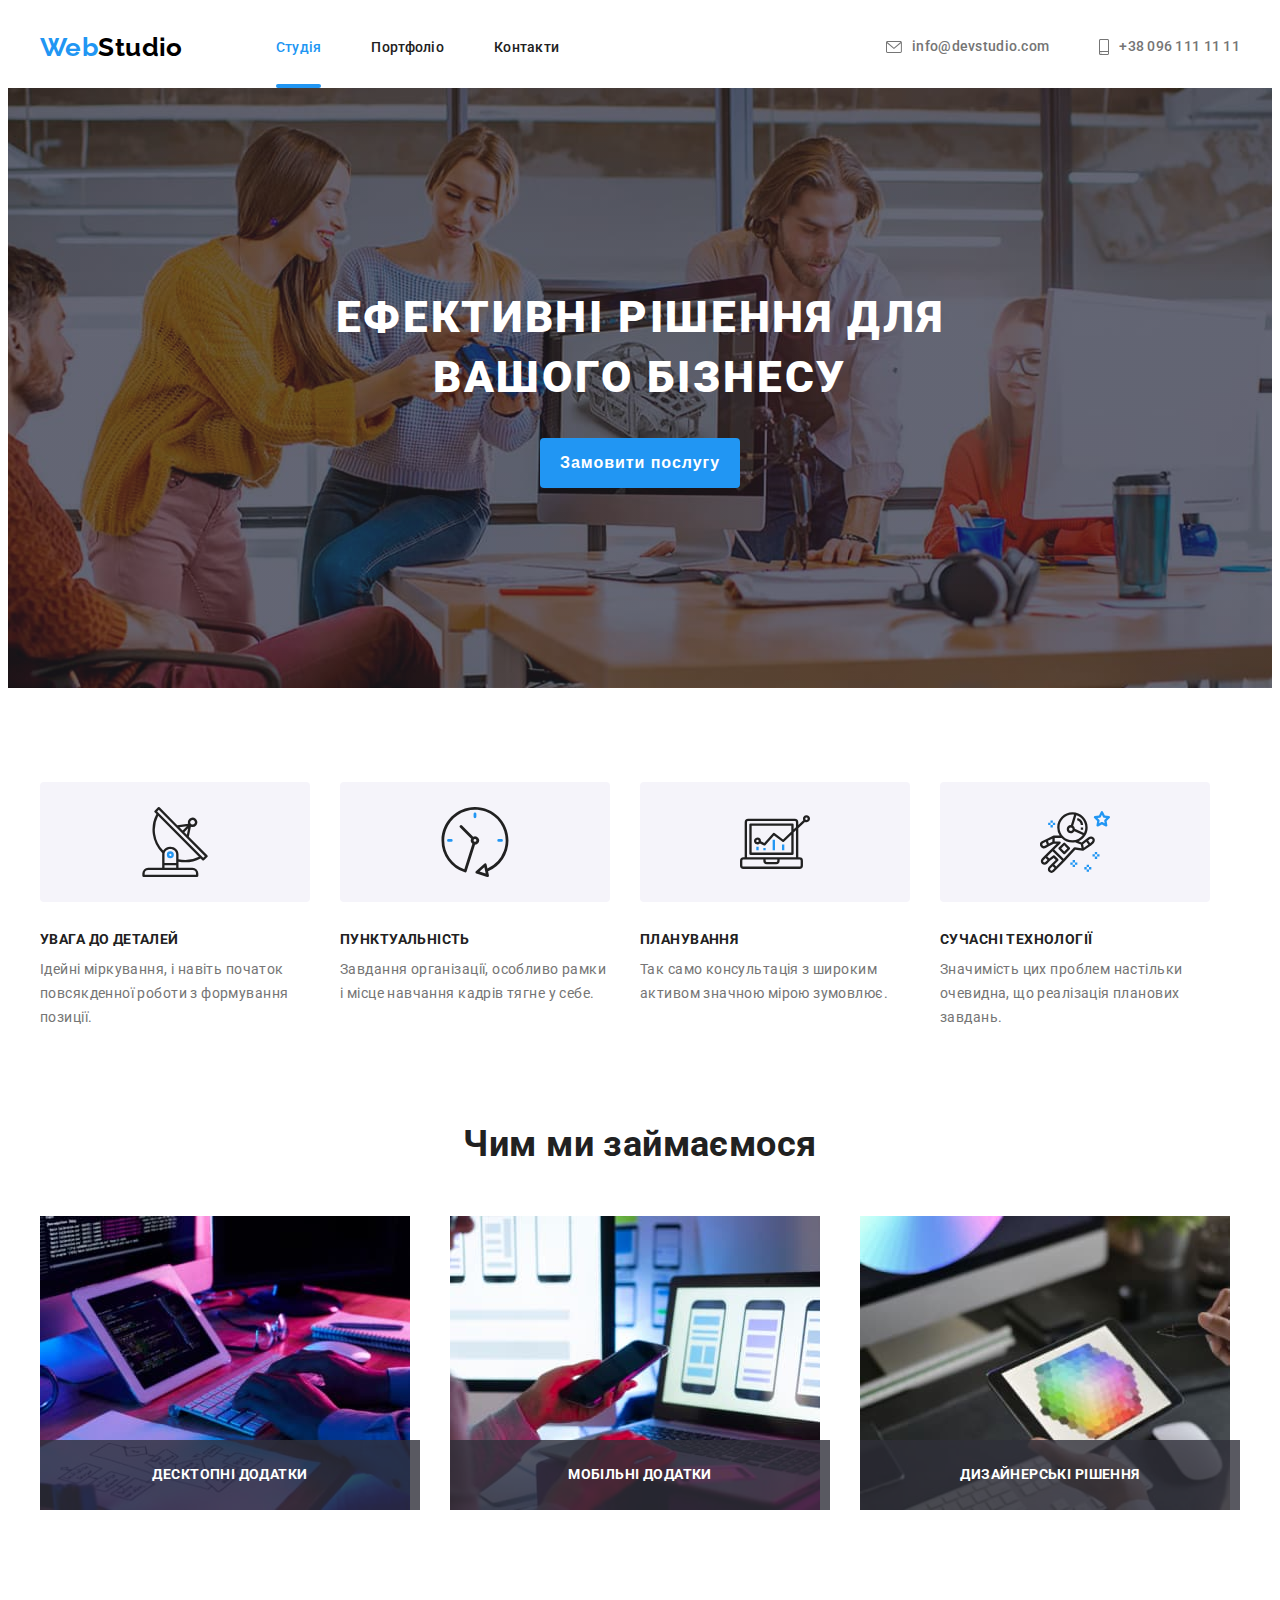
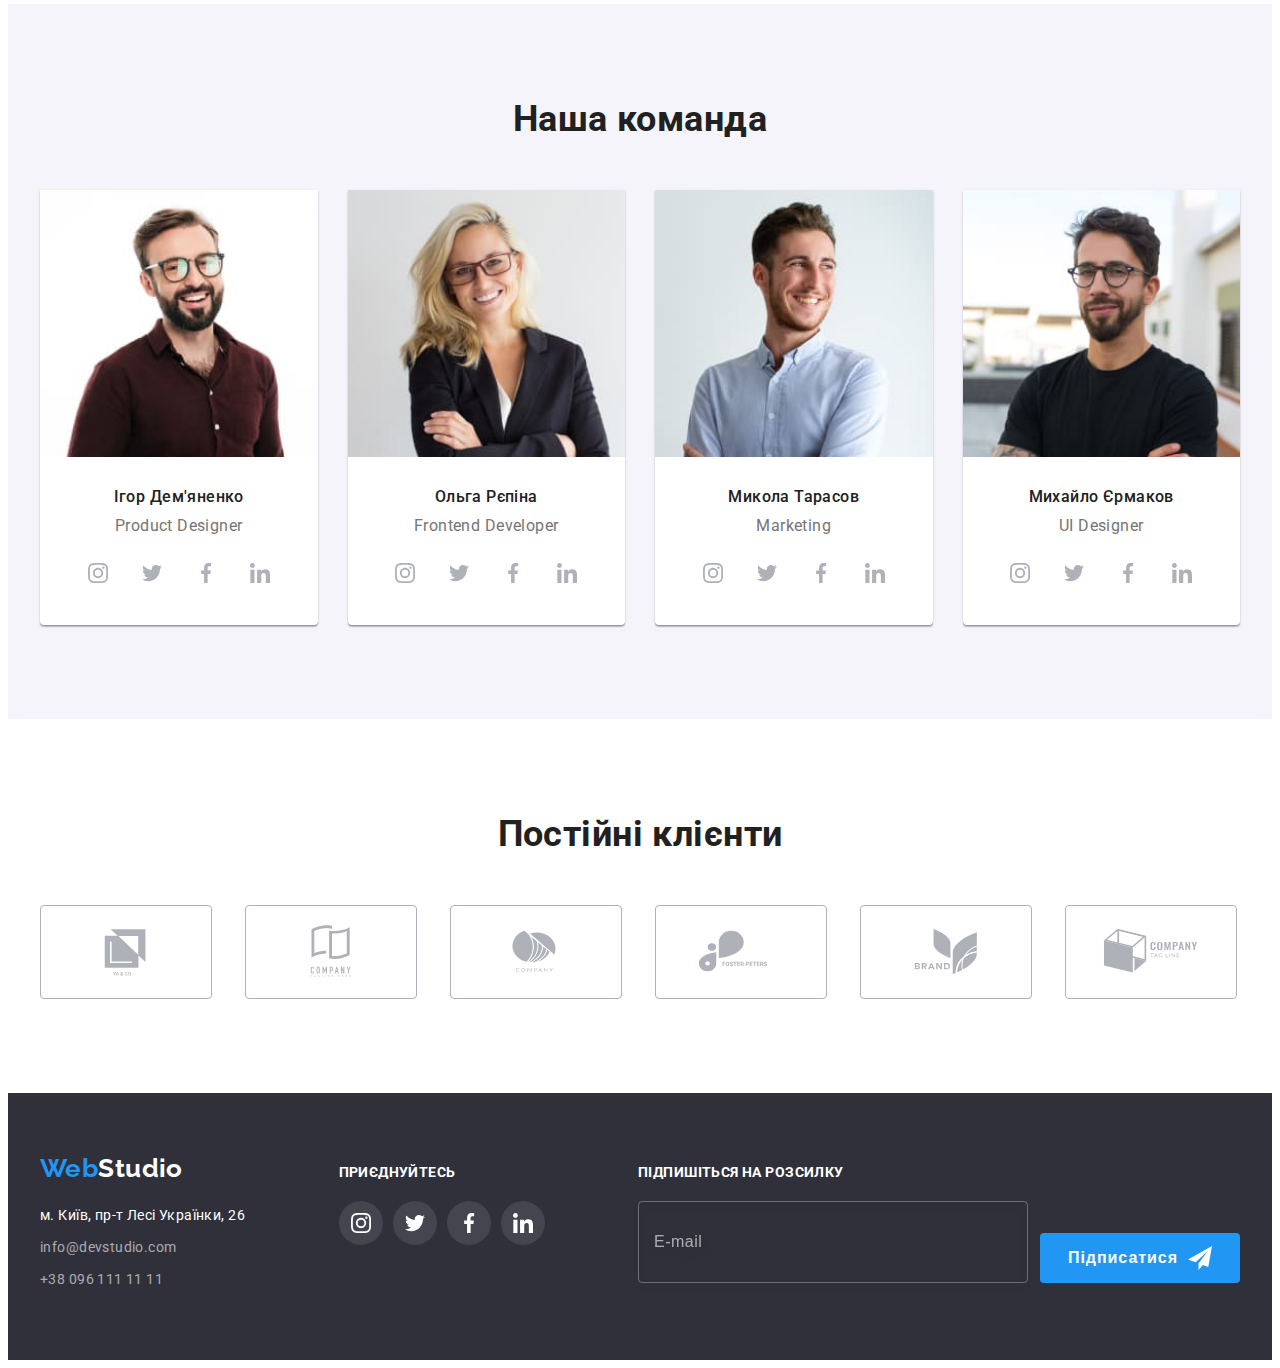
<file: index.html>
<!DOCTYPE html>
<html lang="uk">
  <head>
    <meta charset="UTF-8" />
    <meta http-equiv="X-UA-Compatible" content="IE=edge" />
    <meta name="viewport" content="width=device-width, initial-scale=1.0" />
    <title>WebStudio</title>
    <link rel="preconnect" href="https://fonts.googleapis.com" />
    <link rel="preconnect" href="https://fonts.gstatic.com" crossorigin />
    <link
      href="https://fonts.googleapis.com/css2?family=Raleway:wght@700&family=Roboto:wght@400;500;700;900&display=swap"
      rel="stylesheet"
    />
    <link
      rel="stylesheet"
      href="https://cdnjs.cloudflare.com/ajax/libs/modern-normalize/1.1.0/modern-normalize.min.css"
      integrity="sha512-wpPYUAdjBVSE4KJnH1VR1HeZfpl1ub8YT/NKx4PuQ5NmX2tKuGu6U/JRp5y+Y8XG2tV+wKQpNHVUX03MfMFn9Q=="
      crossorigin="anonymous"
      referrerpolicy="no-referrer"
    />
    <link rel="stylesheet" href="./css/main.min.css" />
  </head>
  <body>
    <header class="header header--interval">
      <div class="container header__position">
        <nav class="header__navigation">
          <a class="logo logo--blue logo--right link" href="./index.html"
            >Web<span class="logo logo--black">Studio</span>
          </a>
          <ul class="header__list list">
            <li class="header__item">
              <a class="header__link link current" href="./index.html"
                >Студія</a
              >
            </li>
            <li class="header__item">
              <a class="header__link link" href="./portfolio.html">Портфоліо</a>
            </li>
            <li class="header__item">
              <a class="header__link link" href="">Контакти</a>
            </li>
          </ul>
        </nav>
        <ul class="header-contacts list">
          <li class="header-contacts__item">
            <a
              href="mailto:info@devstudio.com"
              class="header-contacts__link link"
            >
              <svg class="header-contacts__icon" width="16" height="12">
                <use href="./img/symbol-defs.svg#icon-envelope"></use>
              </svg>
              info@devstudio.com
            </a>
          </li>
          <li class="header-contacts__item">
            <a href="tel:+380961111111" class="header-contacts__link link">
              <svg class="header-contacts__icon" width="10" height="16">
                <use href="./img/symbol-defs.svg#icon-smartphone"></use>
              </svg>
              +38 096 111 11 11
            </a>
          </li>
        </ul>
        <button type="button" class="mob-open" data-menu-open>
          <svg class="mob-open__icon" width="40" height="40">
            <use href="./img/symbol-defs.svg#icon-mob-menu-open"></use>
          </svg>
        </button>
      </div>
      <div class="mob-container">
        <div class="mob-menu is-hidden" data-menu>
          <div class="mob-menu__top">
            <button type="button" class="mob-close" data-menu-close>
              <svg class="mob-close__icon" width="40" height="40">
                <use href="./img/symbol-defs.svg#icon-mob-menu-close"></use>
              </svg>
            </button>
            <ul class="mob-menu__list list">
              <li class="mob-menu__item">
                <a
                  class="mob-menu__link link mob-menu__link--accent"
                  href="./index.html"
                  >Студія</a
                >
              </li>
              <li class="mob-menu__item">
                <a class="mob-menu__link link" href="./portfolio.html"
                  >Портфоліо</a
                >
              </li>
              <li class="mob-menu__item">
                <a class="mob-menu__link link" href="">Контакти</a>
              </li>
            </ul>
          </div>
          <div class="mob-menu__bottom">
            <div class="mob-contacts">
              <a href="tel:+380961111111" class="mob-contacts__tel link">
                +38 096 111 11 11
              </a>
              <a
                href="mailto:info@devstudio.com"
                class="mob-contacts__mail link"
                >info@devstudio.com
              </a>
            </div>
            <div class="mob-social">
              <a
                class="mob-social__link link"
                href=""
                target="_blank"
                rel="noopener noreferrer nofollow"
                >Instagram</a
              >
              <a
                class="mob-social__link link"
                href=""
                target="_blank"
                rel="noopener noreferrer nofollow"
                >Twitter</a
              >
              <a
                class="mob-social__link link"
                href=""
                target="_blank"
                rel="noopener noreferrer nofollow"
                >Facebook</a
              >
              <a
                class="mob-social__link link mob-social__link--margin-not"
                href=""
                target="_blank"
                rel="noopener noreferrer nofollow"
                >Linkedin</a
              >
            </div>
          </div>
        </div>
      </div>
    </header>
    <main>
      <section class="hero section">
        <div class="container">
          <h1 class="hero__title">Ефективні рішення для вашого бізнесу</h1>
          <button class="button button--size-s" type="button" data-modal-open>
            Замовити послугу
          </button>
        </div>
      </section>
      <section class="advanteges section">
        <div class="container">
          <h2 class="advanteges__title visually-hidden">Переваги</h2>
          <ul class="advanteges__list list">
            <li class="advanteges__item">
              <div class="advanteges__icon">
                <svg class="advanteges__icon-item" width="70" height="70">
                  <use href="./img/symbol-defs.svg#icon-antenna"></use>
                </svg>
              </div>
              <h3 class="advanteges__title">Увага до деталей</h3>
              <p class="advanteges__text">
                Ідейні міркування, і навіть початок повсякденної роботи з
                формування позиції.
              </p>
            </li>
            <li class="advanteges__item">
              <div class="advanteges__icon">
                <svg class="advanteges__icon-item" width="70" height="70">
                  <use href="./img/symbol-defs.svg#icon-clock"></use>
                </svg>
              </div>
              <h3 class="advanteges__title">Пунктуальність</h3>
              <p class="advanteges__text">
                Завдання організації, особливо рамки і місце навчання кадрів
                тягне у себе.
              </p>
            </li>
            <li class="advanteges__item">
              <div class="advanteges__icon">
                <svg class="advanteges__icon-item" width="70" height="70">
                  <use href="./img/symbol-defs.svg#icon-diagram"></use>
                </svg>
              </div>
              <h3 class="advanteges__title">Планування</h3>
              <p class="advanteges__text">
                Так само консультація з широким активом значною мірою зумовлює.
              </p>
            </li>
            <li class="advanteges__item">
              <div class="advanteges__icon">
                <svg class="advanteges__icon-item" width="70" height="70">
                  <use href="./img/symbol-defs.svg#icon-astronaut"></use>
                </svg>
              </div>
              <h3 class="advanteges__title">Сучасні технології</h3>
              <p class="advanteges__text">
                Значимість цих проблем настільки очевидна, що реалізація
                планових завдань.
              </p>
            </li>
          </ul>
        </div>
      </section>
      <section class="work section">
        <div class="container">
          <h2 class="title title--theme">Чим ми займаємося</h2>
          <ul class="work__list list">
            <li class="work__item">
              <img
                srcset="
                  ./img/work/work-1_1x.jpeg 1x,
                  ./img/work/work-1_2x.jpeg 2x
                "
                src="./img/work/work-1_1x.jpeg"
                alt="Верстка сайту"
                width="370"
                height="294"
              />
              <p class="work__name work__name--theme">Десктопні додатки</p>
            </li>
            <li class="work__item">
              <img
                srcset="
                  ./img/work/work-2_1x.jpeg 1x,
                  ./img/work/work-2_2x.jpeg 2x
                "
                src="./img/work/work-2_1x.jpeg"
                alt="Дизайн додатку"
                width="370"
                height="294"
              />
              <p class="work__name work__name--theme">Мобільні додатки</p>
            </li>
            <li class="work__item">
              <img
                srcset="
                  ./img/work/work-3_1x.jpeg 1x,
                  ./img/work/work-3_2x.jpeg 2x
                "
                src="./img/work/work-3_1x.jpeg"
                alt="Вибір кольору"
                width="370"
                height="294"
              />
              <p class="work__name work__name--theme">Дизайнерські рішення</p>
            </li>
          </ul>
        </div>
      </section>
      <section class="command section">
        <div class="container">
          <h2 class="title title--theme">Наша команда</h2>
          <ul class="command__list list">
            <li class="command__item">
              <picture>
                <source
                  srcset="
                    ./img/team/team1_1x.jpeg 1x,
                    ./img/team/team1_2x.jpeg 2x
                  "
                  media="(min-width: 1200px)"
                />
                <source
                  srcset="
                    ./img/team/team1_tablet_1x.jpeg 1x,
                    ./img/team/team1_tablet_2x.jpeg 2x
                  "
                  media="(min-width: 768px)"
                />
                <source
                  srcset="
                    ./img/team/team1_mob_1x.jpeg 1x,
                    ./img/team/team1_mob_2x.jpeg 2x
                  "
                  media="(max-width: 767px)"
                />
                <img
                  src="./img/team/team1_1x.jpeg"
                  alt="працівник вебстудії"
                  width="450"
                />
              </picture>
              <div class="command__card">
                <h3 class="command__name">Ігор Дем'яненко</h3>
                <p class="command__position" lang="en">Product Designer</p>
                <ul class="social-list list">
                  <li class="social-list__item">
                    <a
                      class="social-list__link social-list__link--theme-s"
                      href=""
                    >
                      <svg class="social-list__icon" width="20" height="20">
                        <use href="./img/symbol-defs.svg#icon-instagram"></use>
                      </svg>
                    </a>
                  </li>
                  <li class="social-list__item">
                    <a
                      class="social-list__link social-list__link--theme-s"
                      href=""
                    >
                      <svg class="social-list__icon" width="20" height="20">
                        <use href="./img/symbol-defs.svg#icon-twitter"></use>
                      </svg>
                    </a>
                  </li>
                  <li class="social-list__item">
                    <a
                      class="social-list__link social-list__link--theme-s"
                      href=""
                    >
                      <svg class="social-list__icon" width="20" height="20">
                        <use href="./img/symbol-defs.svg#icon-facebook"></use>
                      </svg>
                    </a>
                  </li>
                  <li class="social-list__item">
                    <a
                      class="social-list__link social-list__link--theme-s"
                      href=""
                    >
                      <svg class="social-list__icon" width="20" height="20">
                        <use href="./img/symbol-defs.svg#icon-linkedin"></use>
                      </svg>
                    </a>
                  </li>
                </ul>
              </div>
            </li>
            <li class="command__item">
              <picture
                ><source
                  srcset="
                    ./img/team/team2_1x.jpeg 1x,
                    ./img/team/team2_2x.jpeg 2x
                  "
                  media="(min-width: 1200px)"
                />
                <source
                  srcset="
                    ./img/team/team2_tablet_1x.jpeg 1x,
                    ./img/team/team2_tablet_2x.jpeg 2x
                  "
                  media="(min-width: 768px)"
                />
                <source
                  srcset="
                    ./img/team/team2_mob_1x.jpeg 1x,
                    ./img/team/team2_mob_2x.jpeg 2x
                  "
                  media="(max-width: 767px)"
                />
                <img
                  src="./img/team/team2_1x.jpeg"
                  alt="працівник вебстудії"
                  width="450"
                />
              </picture>
              <div class="command__card">
                <h3 class="command__name">Ольга Рєпіна</h3>
                <p class="command__position" lang="en">Frontend Developer</p>
                <ul class="social-list list">
                  <li class="social-list__item">
                    <a
                      class="social-list__link social-list__link--theme-s"
                      href=""
                    >
                      <svg class="social-list__icon" width="20" height="20">
                        <use href="./img/symbol-defs.svg#icon-instagram"></use>
                      </svg>
                    </a>
                  </li>
                  <li class="social-list__item">
                    <a
                      class="social-list__link social-list__link--theme-s"
                      href=""
                    >
                      <svg class="social-list__icon" width="20" height="20">
                        <use href="./img/symbol-defs.svg#icon-twitter"></use>
                      </svg>
                    </a>
                  </li>
                  <li class="social-list__item">
                    <a
                      class="social-list__link social-list__link--theme-s"
                      href=""
                    >
                      <svg class="social-list__icon" width="20" height="20">
                        <use href="./img/symbol-defs.svg#icon-facebook"></use>
                      </svg>
                    </a>
                  </li>
                  <li class="social-list__item">
                    <a
                      class="social-list__link social-list__link--theme-s"
                      href=""
                    >
                      <svg class="social-list__icon" width="20" height="20">
                        <use href="./img/symbol-defs.svg#icon-linkedin"></use>
                      </svg>
                    </a>
                  </li>
                </ul>
              </div>
            </li>
            <li class="command__item">
              <picture
                ><source
                  srcset="
                    ./img/team/team3_1x.jpeg 1x,
                    ./img/team/team3_2x.jpeg 2x
                  "
                  media="(min-width: 1200px)"
                />
                <source
                  srcset="
                    ./img/team/team3_tablet_1x.jpeg 1x,
                    ./img/team/team3_tablet_2x.jpeg 2x
                  "
                  media="(min-width: 768px)"
                />
                <source
                  srcset="
                    ./img/team/team3_mob_1x.jpeg 1x,
                    ./img/team/team3_mob_2x.jpeg 2x
                  "
                  media="(max-width: 767px)"
                />
                <img
                  src="./img/team/team3_1x.jpeg"
                  alt="працівник вебстудії"
                  width="450"
                />
              </picture>
              <div class="command__card">
                <h3 class="command__name">Микола Тарасов</h3>
                <p class="command__position" lang="en">Marketing</p>
                <ul class="social-list list">
                  <li class="social-list__item">
                    <a
                      class="social-list__link social-list__link--theme-s"
                      href=""
                    >
                      <svg class="social-list__icon" width="20" height="20">
                        <use href="./img/symbol-defs.svg#icon-instagram"></use>
                      </svg>
                    </a>
                  </li>
                  <li class="social-list__item">
                    <a
                      class="social-list__link social-list__link--theme-s"
                      href=""
                    >
                      <svg class="social-list__icon" width="20" height="20">
                        <use href="./img/symbol-defs.svg#icon-twitter"></use>
                      </svg>
                    </a>
                  </li>
                  <li class="social-list__item">
                    <a
                      class="social-list__link social-list__link--theme-s"
                      href=""
                    >
                      <svg class="social-list__icon" width="20" height="20">
                        <use href="./img/symbol-defs.svg#icon-facebook"></use>
                      </svg>
                    </a>
                  </li>
                  <li class="social-list__item">
                    <a
                      class="social-list__link social-list__link--theme-s"
                      href=""
                    >
                      <svg class="social-list__icon" width="20" height="20">
                        <use href="./img/symbol-defs.svg#icon-linkedin"></use>
                      </svg>
                    </a>
                  </li>
                </ul>
              </div>
            </li>
            <li class="command__item">
              <picture
                ><source
                  srcset="
                    ./img/team/team4_1x.jpeg 1x,
                    ./img/team/team4_2x.jpeg 2x
                  "
                  media="(min-width: 1200px)"
                />
                <source
                  srcset="
                    ./img/team/team4_tablet_1x.jpeg 1x,
                    ./img/team/team4_tablet_2x.jpeg 2x
                  "
                  media="(min-width: 768px)"
                />
                <source
                  srcset="
                    ./img/team/team4_mob_1x.jpeg 1x,
                    ./img/team/team4_mob_2x.jpeg 2x
                  "
                  media="(max-width: 767px)"
                />
                <img
                  src="./img/team/team4_1x.jpeg"
                  alt="працівник вебстудії"
                  width="450"
                />
              </picture>
              <div class="command__card">
                <h3 class="command__name">Михайло Єрмаков</h3>
                <p class="command__position" lang="en">UI Designer</p>
                <ul class="social-list list">
                  <li class="social-list__item">
                    <a
                      class="social-list__link social-list__link--theme-s"
                      href=""
                    >
                      <svg class="social-list__icon" width="20" height="20">
                        <use href="./img/symbol-defs.svg#icon-instagram"></use>
                      </svg>
                    </a>
                  </li>
                  <li class="social-list__item">
                    <a
                      class="social-list__link social-list__link--theme-s"
                      href=""
                    >
                      <svg class="social-list__icon" width="20" height="20">
                        <use href="./img/symbol-defs.svg#icon-twitter"></use>
                      </svg>
                    </a>
                  </li>
                  <li class="social-list__item">
                    <a
                      class="social-list__link social-list__link--theme-s"
                      href=""
                    >
                      <svg class="social-list__icon" width="20" height="20">
                        <use href="./img/symbol-defs.svg#icon-facebook"></use>
                      </svg>
                    </a>
                  </li>
                  <li class="social-list__item">
                    <a
                      class="social-list__link social-list__link--theme-s"
                      href=""
                    >
                      <svg class="social-list__icon" width="20" height="20">
                        <use href="./img/symbol-defs.svg#icon-linkedin"></use>
                      </svg>
                    </a>
                  </li>
                </ul>
              </div>
            </li>
          </ul>
        </div>
      </section>
      <section class="cliens section">
        <div class="container">
          <h2 class="title title--theme">Постійні клієнти</h2>
          <ul class="clients__list list">
            <li class="clients__item">
              <a class="clients__link" href="">
                <svg class="clients__icon" width="106" height="60">
                  <use href="./img/symbol-defs.svg#icon-Logo1"></use>
                </svg>
              </a>
            </li>
            <li class="clients__item">
              <a class="clients__link" href="">
                <svg class="clients__icon" width="106" height="60">
                  <use href="./img/symbol-defs.svg#icon-Logo2"></use>
                </svg>
              </a>
            </li>
            <li class="clients__item">
              <a class="clients__link" href="">
                <svg class="clients__icon" width="106" height="60">
                  <use href="./img/symbol-defs.svg#icon-Logo3"></use>
                </svg>
              </a>
            </li>
            <li class="clients__item">
              <a class="clients__link" href="">
                <svg class="clients__icon" width="106" height="60">
                  <use href="./img/symbol-defs.svg#icon-Logo4"></use>
                </svg>
              </a>
            </li>
            <li class="clients__item">
              <a class="clients__link" href="">
                <svg class="clients__icon" width="106" height="60">
                  <use href="./img/symbol-defs.svg#icon-Logo5"></use>
                </svg>
              </a>
            </li>
            <li class="clients__item">
              <a class="clients__link" href="">
                <svg class="clients__icon" width="106" height="60">
                  <use href="./img/symbol-defs.svg#icon-Logo6"></use>
                </svg>
              </a>
            </li>
          </ul>
        </div>
      </section>
    </main>
    <footer class="footer">
      <div class="container footer__position">
        <div class="footer__content">
          <a class="logo logo--blue link" href="./index.html"
            >Web<span class="logo logo--white">Studio</span>
          </a>
          <address class="adress adress--top">
            <ul class="adress__list list">
              <li class="adress__item">
                <a
                  class="adress__geolink link"
                  href="https://goo.gl/maps/qnxu2ppHanYmHoTc9"
                  target="_blank"
                  rel="noopener noreferrer nofollow"
                  >м. Київ, пр-т Лесі Українки, 26</a
                >
              </li>
              <li class="adress__item">
                <a class="adress__link link" href="mailto:info@devstudio.com"
                  >info@devstudio.com</a
                >
              </li>
              <li class="adress__item">
                <a class="adress__link link" href="tel:+380961111111"
                  >+38 096 111 11 11</a
                >
              </li>
            </ul>
          </address>
        </div>
        <div class="footer__social">
          <h2 class="footer__title">Приєднуйтесь</h2>
          <ul class="social-list list">
            <li class="social-list__item">
              <a class="social-list__link social-list__link--theme-m" href="">
                <svg class="social-list__icon" width="20" height="20">
                  <use href="./img/symbol-defs.svg#icon-instagram"></use>
                </svg>
              </a>
            </li>
            <li class="social-list__item">
              <a class="social-list__link social-list__link--theme-m" href="">
                <svg class="social-list__icon" width="20" height="20">
                  <use href="./img/symbol-defs.svg#icon-twitter"></use>
                </svg>
              </a>
            </li>
            <li class="social-list__item">
              <a class="social-list__link social-list__link--theme-m" href="">
                <svg class="social-list__icon" width="20" height="20">
                  <use href="./img/symbol-defs.svg#icon-facebook"></use>
                </svg>
              </a>
            </li>
            <li class="social-list__item">
              <a class="social-list__link social-list__link--theme-m" href="">
                <svg class="social-list__icon" width="20" height="20">
                  <use href="./img/symbol-defs.svg#icon-linkedin"></use>
                </svg>
              </a>
            </li>
          </ul>
        </div>
        <form class="footer__form footer__form--position">
          <div class="footer__sub">
            <label for="user_email" class="footer__label"
              >Підпишіться на розсилку</label
            >
            <input
              class="footer__email"
              type="email"
              name="email"
              id="user_email"
              placeholder="E-mail"
            />
          </div>
          <button
            class="button button--size-m button--content-position"
            type="submit"
          >
            Підписатися
            <svg class="clients-icon" width="24" height="24">
              <use href="./img/symbol-defs.svg#icon-icon-send"></use>
            </svg>
          </button>
        </form>
      </div>
    </footer>
    <div class="backdrop is-hidden" data-modal>
      <div class="backdrop__modal">
        <button
          class="backdrop__button backdrop__button--accent"
          type="button"
          data-modal-close
        >
          <svg
            class="backdrop__close backdrop__close--accent"
            width="18"
            height="18"
          >
            <use href="./img/symbol-defs.svg#icon-close"></use>
          </svg>
        </button>
        <form class="form">
          <h3 class="form__title">Залиште свої дані, ми вам передзвонимо</h3>
          <div class="form__item">
            <label class="form__label" for="name">Ім'я</label>
            <span class="form__input">
              <input
                class="form__data"
                type="text"
                name="name"
                id="name"
                autofocus
              />
              <svg class="form__icon" width="18" height="18">
                <use href="./img/symbol-defs.svg#icon-person-black"></use>
              </svg>
            </span>
          </div>
          <div class="form__item">
            <label class="form__label" for="tel">Телефон</label>
            <span class="form__input">
              <input class="form__data" type="tel" name="tel" id="tel" />
              <svg class="form__icon" width="18" height="18">
                <use href="./img/symbol-defs.svg#icon-phone-black"></use>
              </svg>
            </span>
          </div>
          <div class="form__item">
            <label class="form__label" for="mail">Пошта</label>
            <span class="form__input">
              <input class="form__data" type="email" name="mail" id="mail" />
              <svg class="form__icon" width="18" height="18">
                <use href="./img/symbol-defs.svg#icon-email-black"></use>
              </svg>
            </span>
          </div>
          <div class="form__item form__item--bottom">
            <label class="form__label" for="comment">Коментар</label>
            <textarea
              name="comment"
              id="comment"
              cols="30"
              rows="10"
              placeholder="Введіть текст"
            ></textarea>
          </div>
          <span class="check check--bottom">
            <label class="check__label">
              <input class="check__input" type="checkbox" name="policy" />
              <span class="check__icon check__icon--normal">
                <svg class="check__point" width="12" height="11">
                  <use href="./img/symbol-defs.svg#icon-check"></use>
                </svg>
              </span>
              Погоджуюся з розсилкою та приймаю
              <a class="check__link check__link--accent" href=""
                >Умови договору</a
              >
            </label>
          </span>
          <span class="form-button">
            <button type="submit" class="button button--size-m">
              Відправити
            </button>
          </span>
        </form>
      </div>
    </div>
    <script src="./js/menu.js"></script>
    <script src="./js/modal.js"></script>
  </body>
</html>
</file>
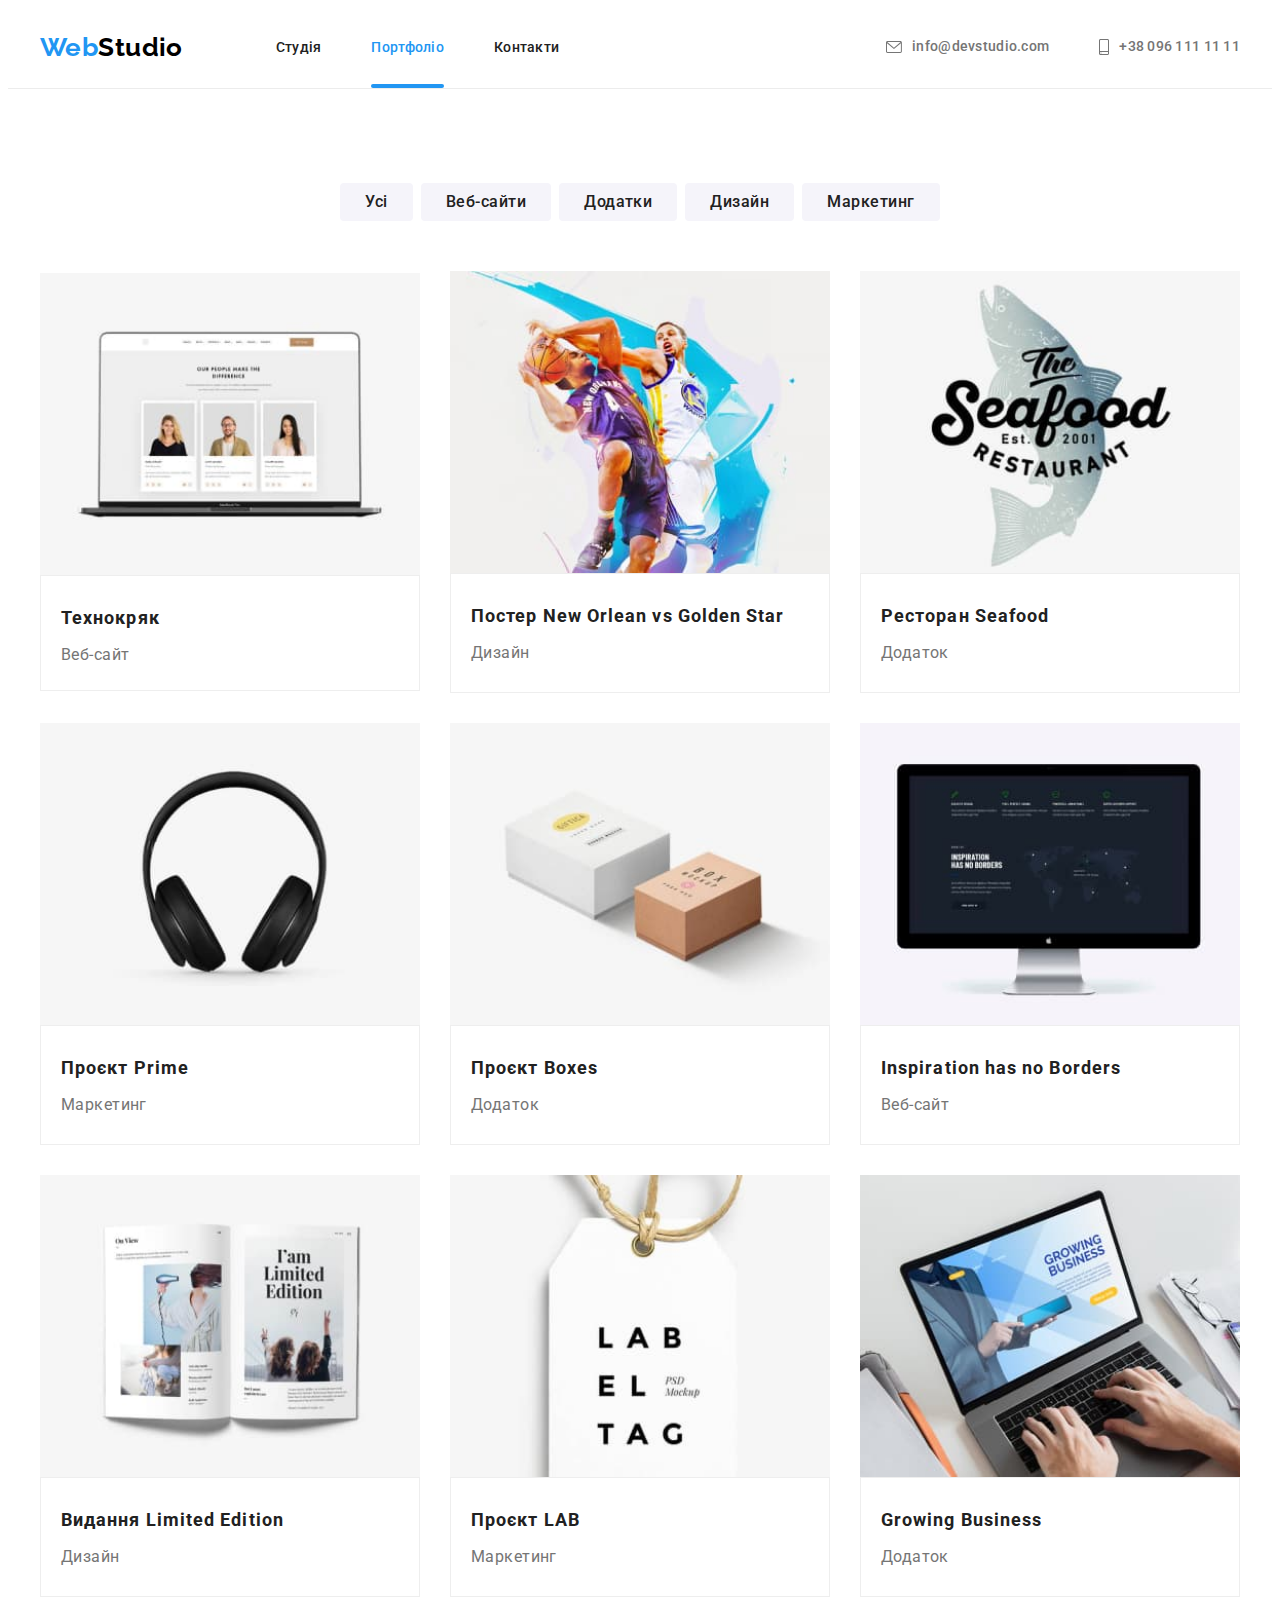
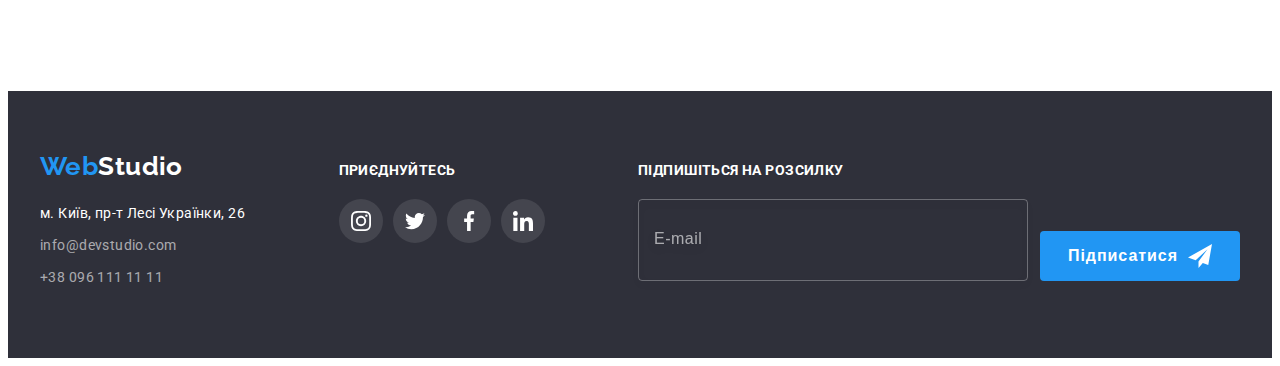
<file: portfolio.html>
<!DOCTYPE html>
<html lang="uk">
  <head>
    <meta charset="UTF-8" />
    <meta http-equiv="X-UA-Compatible" content="IE=edge" />
    <meta name="viewport" content="width=device-width, initial-scale=1.0" />
    <title>Portfolio</title>
    <link rel="preconnect" href="https://fonts.googleapis.com" />
    <link rel="preconnect" href="https://fonts.gstatic.com" crossorigin />
    <link
      href="https://fonts.googleapis.com/css2?family=Raleway:wght@700&family=Roboto:wght@400;500;700;900&display=swap"
      rel="stylesheet"
    />
    <link
      rel="stylesheet"
      href="https://cdnjs.cloudflare.com/ajax/libs/modern-normalize/1.1.0/modern-normalize.min.css"
      integrity="sha512-wpPYUAdjBVSE4KJnH1VR1HeZfpl1ub8YT/NKx4PuQ5NmX2tKuGu6U/JRp5y+Y8XG2tV+wKQpNHVUX03MfMFn9Q=="
      crossorigin="anonymous"
      referrerpolicy="no-referrer"
    />
    <link rel="stylesheet" href="./css/main.min.css" />
  </head>
  <body>
    <header class="header header--bottomline header--interval">
      <div class="container header__position">
        <nav class="header__navigation">
          <a class="logo logo--blue logo--right link" href="./index.html"
            >Web<span class="logo logo--black">Studio</span>
          </a>

          <ul class="header__list list">
            <li class="header__item">
              <a class="header__link link" href="./index.html">Студія</a>
            </li>
            <li class="header__item">
              <a class="header__link link current" href="./portfolio.html"
                >Портфоліо</a
              >
            </li>
            <li class="header__item">
              <a class="header__link link" href="">Контакти</a>
            </li>
          </ul>
        </nav>
        <ul class="header-contacts list">
          <li class="header-contacts__item">
            <a
              class="header-contacts__link link"
              href="mailto:info@devstudio.com"
            >
              <svg class="header-contacts__icon" width="16" height="12">
                <use href="./img/symbol-defs.svg#icon-envelope"></use>
              </svg>
              info@devstudio.com
            </a>
          </li>
          <li class="header-contacts__item">
            <a href="tel:+380961111111" class="header-contacts__link link">
              <svg class="header-contacts__icon" width="10" height="16">
                <use href="./img/symbol-defs.svg#icon-smartphone"></use>
              </svg>
              +38 096 111 11 11
            </a>
          </li>
        </ul>
        <button type="button" class="mob-open" data-menu-open>
          <svg class="mob-open__icon" width="40" height="40">
            <use href="./img/symbol-defs.svg#icon-mob-menu-open"></use>
          </svg>
        </button>
      </div>
      <div class="mob-container">
        <div class="mob-menu is-hidden" data-menu>
          <div class="mob-menu__top">
            <button type="button" class="mob-close" data-menu-close>
              <svg class="mob-close__icon" width="40" height="40">
                <use href="./img/symbol-defs.svg#icon-mob-menu-close"></use>
              </svg>
            </button>
            <ul class="mob-menu__list list">
              <li class="mob-menu__item">
                <a class="mob-menu__link link" href="./index.html">Студія</a>
              </li>
              <li class="mob-menu__item">
                <a
                  class="mob-menu__link link mob-menu__link--accent"
                  href="./portfolio.html"
                  >Портфоліо</a
                >
              </li>
              <li class="mob-menu__item">
                <a class="mob-menu__link link" href="">Контакти</a>
              </li>
            </ul>
          </div>
          <div class="mob-menu__bottom">
            <div class="mob-contacts">
              <a href="tel:+380961111111" class="mob-contacts__tel link">
                +38 096 111 11 11
              </a>
              <a
                href="mailto:info@devstudio.com"
                class="mob-contacts__mail link"
                >info@devstudio.com
              </a>
            </div>
            <div class="mob-social">
              <a
                class="mob-social__link link"
                href=""
                target="_blank"
                rel="noopener noreferrer nofollow"
                >Instagram</a
              >
              <a
                class="mob-social__link link"
                href=""
                target="_blank"
                rel="noopener noreferrer nofollow"
                >Twitter</a
              >
              <a
                class="mob-social__link link"
                href=""
                target="_blank"
                rel="noopener noreferrer nofollow"
                >Facebook</a
              >
              <a
                class="mob-social__link link mob-social__link--margin-not"
                href=""
                target="_blank"
                rel="noopener noreferrer nofollow"
                >Linkedin</a
              >
            </div>
          </div>
        </div>
      </div>
    </header>
    <main>
      <section class="section-portfolio section">
        <div class="container">
          <h1 class="portfolio__title visually-hidden">Портфоліо</h1>
          <ul class="button-list">
            <li class="button-item list">
              <button class="button-title btn" type="button">Усі</button>
            </li>
            <li class="button-item list">
              <button class="button-title btn" type="button">Веб-сайти</button>
            </li>
            <li class="button-item list">
              <button class="button-title btn" type="button">Додатки</button>
            </li>
            <li class="button-item list">
              <button class="button-title btn" type="button">Дизайн</button>
            </li>
            <li class="button-item list">
              <button class="button-title btn" type="button">Маркетинг</button>
            </li>
          </ul>
          <ul class="galery-list list">
            <li class="galery-item">
              <a href="" class="galery-link link">
                <div class="galery-image">
                  <picture>
                    <source
                      srcset="
                        ./img/portfolio/portf-1_1x.jpeg 1x,
                        ./img/portfolio/portf-1_2x.jpeg 2x
                      "
                      media="(min-width: 1200px)"
                    />
                    <source
                      srcset="
                        ./img/portfolio/portf-1_tablet_1x.jpeg 1x,
                        ./img/portfolio/portf-1_tablet_2x.jpeg 2x
                      "
                      media="(min-width: 768px)"
                    />
                    <source
                      srcset="
                        ./img/portfolio/portf-1_mob_1x.jpeg 1x,
                        ./img/portfolio/portf-1_mob_2x.jpeg 2x
                      "
                      media="(max-width: 767px)"
                    />
                    <img
                      src="./img/portfolio/portf-1_1x.jpeg"
                      alt="Монітор ноутбука"
                      width="450"
                    />
                  </picture>
                  <div class="galery-overlay">
                    <p class="galery-overlay-content">
                      Ресурс пропонує комплексні пропозиції з різним рівнем
                      функціоналу та сервісів. Все це дозволить відвідувачу
                      отримати вичерпні відомості про компанію чи приватну
                      особу.
                    </p>
                  </div>
                </div>
                <div class="galery-card galery-card--bottom">
                  <h3 class="galery-title">Технокряк</h3>
                  <p class="galery-text">Веб-сайт</p>
                </div>
              </a>
            </li>
            <li class="galery-item">
              <a href="" class="galery-link link">
                <div class="galery-image">
                  <picture>
                    <source
                      srcset="
                        ./img/portfolio/portf-2_1x.jpeg 1x,
                        ./img/portfolio/portf-2_2x.jpeg 2x
                      "
                      media="(min-width: 1200px)"
                    />
                    <source
                      srcset="
                        ./img/portfolio/portf-2_tablet_1x.jpeg 1x,
                        ./img/portfolio/portf-2_tablet_2x.jpeg 2x
                      "
                      media="(min-width: 768px)"
                    />
                    <source
                      srcset="
                        ./img/portfolio/portf-2_mob_1x.jpeg 1x,
                        ./img/portfolio/portf-2_mob_2x.jpeg 2x
                      "
                      media="(max-width: 767px)"
                    />
                    <img
                      src="./img/portfolio/portf-2_1x.jpeg"
                      alt="два баскетболісти"
                      width="450"
                    />
                  </picture>
                  <div class="galery-overlay">
                    <p class="galery-overlay-content">
                      Ресурс пропонує комплексні пропозиції з різним рівнем
                      функціоналу та сервісів. Все це дозволить відвідувачу
                      отримати вичерпні відомості про компанію чи приватну
                      особу.
                    </p>
                  </div>
                </div>
                <div class="galery-card">
                  <h3 class="galery-title">
                    Постер <span lang="en">New Orlean vs Golden Star</span>
                  </h3>
                  <p class="galery-text">Дизайн</p>
                </div>
              </a>
            </li>
            <li class="galery-item">
              <a href="" class="galery-link link">
                <div class="galery-image">
                  <picture>
                    <source
                      srcset="
                        ./img/portfolio/portf-3_1x.jpeg 1x,
                        ./img/portfolio/portf-3_2x.jpeg 2x
                      "
                      media="(min-width: 1200px)"
                    />
                    <source
                      srcset="
                        ./img/portfolio/portf-3_tablet_1x.jpeg 1x,
                        ./img/portfolio/portf-3_tablet_2x.jpeg 2x
                      "
                      media="(min-width: 768px)"
                    />
                    <source
                      srcset="
                        ./img/portfolio/portf-3_mob_1x.jpeg 1x,
                        ./img/portfolio/portf-3_mob_2x.jpeg 2x
                      "
                      media="(max-width: 767px)"
                    />
                    <img
                      src="./img/portfolio/portf-3_1x.jpeg"
                      alt="Логотип ресторану"
                      width="450"
                    />
                  </picture>
                  <div class="galery-overlay">
                    <p class="galery-overlay-content">
                      Ресурс пропонує комплексні пропозиції з різним рівнем
                      функціоналу та сервісів. Все це дозволить відвідувачу
                      отримати вичерпні відомості про компанію чи приватну
                      особу.
                    </p>
                  </div>
                </div>
                <div class="galery-card">
                  <h3 class="galery-title">
                    Ресторан <span lang="en">Seafood</span>
                  </h3>
                  <p class="galery-text">Додаток</p>
                </div>
              </a>
            </li>
            <li class="galery-item">
              <a href="" class="galery-link link">
                <div class="galery-image">
                  <picture>
                    <source
                      srcset="
                        ./img/portfolio/portf-4_1x.jpeg 1x,
                        ./img/portfolio/portf-4_2x.jpeg 2x
                      "
                      media="(min-width: 1200px)"
                    />
                    <source
                      srcset="
                        ./img/portfolio/portf-4_tablet_1x.jpeg 1x,
                        ./img/portfolio/portf-4_tablet_2x.jpeg 2x
                      "
                      media="(min-width: 768px)"
                    />
                    <source
                      srcset="
                        ./img/portfolio/portf-4_mob_1x.jpeg 1x,
                        ./img/portfolio/portf-4_mob_2x.jpeg 2x
                      "
                      media="(max-width: 767px)"
                    />
                    <img
                      src="./img/portfolio/portf-4_1x.jpeg"
                      alt="Навушники"
                      width="450"
                    />
                  </picture>
                  <div class="galery-overlay">
                    <p class="galery-overlay-content">
                      Ресурс пропонує комплексні пропозиції з різним рівнем
                      функціоналу та сервісів. Все це дозволить відвідувачу
                      отримати вичерпні відомості про компанію чи приватну
                      особу.
                    </p>
                  </div>
                </div>
                <div class="galery-card">
                  <h3 class="galery-title">
                    Проєкт <span lang="en">Prime</span>
                  </h3>
                  <p class="galery-text">Маркетинг</p>
                </div>
              </a>
            </li>
            <li class="galery-item">
              <a href="" class="galery-link link">
                <div class="galery-image">
                  <picture>
                    <source
                      srcset="
                        ./img/portfolio/portf-5_1x.jpeg 1x,
                        ./img/portfolio/portf-5_2x.jpeg 2x
                      "
                      media="(min-width: 1200px)"
                    />
                    <source
                      srcset="
                        ./img/portfolio/portf-5_tablet_1x.jpeg 1x,
                        ./img/portfolio/portf-5_tablet_2x.jpeg 2x
                      "
                      media="(min-width: 768px)"
                    />
                    <source
                      srcset="
                        ./img/portfolio/portf-5_mob_1x.jpeg 1x,
                        ./img/portfolio/portf-5_mob_2x.jpeg 2x
                      "
                      media="(max-width: 767px)"
                    />
                    <img
                      src="./img/portfolio/portf-5_1x.jpeg"
                      alt="Дві коробки"
                      width="450"
                    />
                  </picture>
                  <div class="galery-overlay">
                    <p class="galery-overlay-content">
                      Ресурс пропонує комплексні пропозиції з різним рівнем
                      функціоналу та сервісів. Все це дозволить відвідувачу
                      отримати вичерпні відомості про компанію чи приватну
                      особу.
                    </p>
                  </div>
                </div>
                <div class="galery-card">
                  <h3 class="galery-title">
                    Проєкт <span lang="en">Boxes</span>
                  </h3>
                  <p class="galery-text">Додаток</p>
                </div>
              </a>
            </li>
            <li class="galery-item">
              <a href="" class="galery-link link">
                <div class="galery-image">
                  <picture>
                    <source
                      srcset="
                        ./img/portfolio/portf-6_1x.jpeg 1x,
                        ./img/portfolio/portf-6_2x.jpeg 2x
                      "
                      media="(min-width: 1200px)"
                    />
                    <source
                      srcset="
                        ./img/portfolio/portf-6_tablet_1x.jpeg 1x,
                        ./img/portfolio/portf-6_tablet_2x.jpeg 2x
                      "
                      media="(min-width: 768px)"
                    />
                    <source
                      srcset="
                        ./img/portfolio/portf-6_mob_1x.jpeg 1x,
                        ./img/portfolio/portf-6_mob_2x.jpeg 2x
                      "
                      media="(max-width: 767px)"
                    />
                    <img
                      src="./img/portfolio/portf-6_1x.jpeg"
                      alt="Монітор компьютера"
                      width="450"
                    />
                  </picture>
                  <div class="galery-overlay">
                    <p class="galery-overlay-content">
                      Ресурс пропонує комплексні пропозиції з різним рівнем
                      функціоналу та сервісів. Все це дозволить відвідувачу
                      отримати вичерпні відомості про компанію чи приватну
                      особу.
                    </p>
                  </div>
                </div>
                <div class="galery-card">
                  <h3 class="galery-title" lang="en">
                    Inspiration has no Borders
                  </h3>
                  <p class="galery-text">Веб-сайт</p>
                </div>
              </a>
            </li>
            <li class="galery-item">
              <a href="" class="galery-link link">
                <div class="galery-image">
                  <picture>
                    <source
                      srcset="
                        ./img/portfolio/portf-7_1x.jpeg 1x,
                        ./img/portfolio/portf-7_2x.jpeg 2x
                      "
                      media="(min-width: 1200px)"
                    />
                    <source
                      srcset="
                        ./img/portfolio/portf-7_tablet_1x.jpeg 1x,
                        ./img/portfolio/portf-7_tablet_2x.jpeg 2x
                      "
                      media="(min-width: 768px)"
                    />
                    <source
                      srcset="
                        ./img/portfolio/portf-7_mob_1x.jpeg 1x,
                        ./img/portfolio/portf-7_mob_2x.jpeg 2x
                      "
                      media="(max-width: 767px)"
                    />
                    <img
                      src="./img/portfolio/portf-7_1x.jpeg"
                      alt="Розкритий журнал"
                      width="450"
                    />
                  </picture>
                  <div class="galery-overlay">
                    <p class="galery-overlay-content">
                      Ресурс пропонує комплексні пропозиції з різним рівнем
                      функціоналу та сервісів. Все це дозволить відвідувачу
                      отримати вичерпні відомості про компанію чи приватну
                      особу.
                    </p>
                  </div>
                </div>
                <div class="galery-card">
                  <h3 class="galery-title">
                    Видання <span lang="en">Limited Edition</span>
                  </h3>
                  <p class="galery-text">Дизайн</p>
                </div>
              </a>
            </li>
            <li class="galery-item">
              <a href="" class="galery-link link">
                <div class="galery-image">
                  <picture>
                    <source
                      srcset="
                        ./img/portfolio/portf-8_1x.jpeg 1x,
                        ./img/portfolio/portf-8_2x.jpeg 2x
                      "
                      media="(min-width: 1200px)"
                    />
                    <source
                      srcset="
                        ./img/portfolio/portf-8_tablet_1x.jpeg 1x,
                        ./img/portfolio/portf-8_tablet_2x.jpeg 2x
                      "
                      media="(min-width: 768px)"
                    />
                    <source
                      srcset="
                        ./img/portfolio/portf-8_mob_1x.jpeg 1x,
                        ./img/portfolio/portf-8_mob_2x.jpeg 2x
                      "
                      media="(max-width: 767px)"
                    />
                    <img
                      src="./img/portfolio/portf-8_1x.jpeg"
                      alt="Ярлик"
                      width="450"
                    />
                  </picture>
                  <div class="galery-overlay">
                    <p class="galery-overlay-content">
                      Ресурс пропонує комплексні пропозиції з різним рівнем
                      функціоналу та сервісів. Все це дозволить відвідувачу
                      отримати вичерпні відомості про компанію чи приватну
                      особу.
                    </p>
                  </div>
                </div>
                <div class="galery-card">
                  <h3 class="galery-title">
                    Проєкт <span lang="en">LAB</span>
                  </h3>
                  <p class="galery-text">Маркетинг</p>
                </div>
              </a>
            </li>
            <li class="galery-item">
              <a href="" class="galery-link link">
                <div class="galery-image">
                  <picture>
                    <source
                      srcset="
                        ./img/portfolio/portf-9_1x.jpeg 1x,
                        ./img/portfolio/portf-9_2x.jpeg 2x
                      "
                      media="(min-width: 1200px)"
                    />
                    <source
                      srcset="
                        ./img/portfolio/portf-9_tablet_1x.jpeg 1x,
                        ./img/portfolio/portf-9_tablet_2x.jpeg 2x
                      "
                      media="(min-width: 768px)"
                    />
                    <source
                      srcset="
                        ./img/portfolio/portf-9_mob_1x.jpeg 1x,
                        ./img/portfolio/portf-9_mob_2x.jpeg 2x
                      "
                      media="(max-width: 767px)"
                    />
                    <img
                      src="./img/portfolio/portf-9_1x.jpeg"
                      alt="Ноутбук"
                      width="450"
                    />
                  </picture>
                  <div class="galery-overlay">
                    <p class="galery-overlay-content">
                      Ресурс пропонує комплексні пропозиції з різним рівнем
                      функціоналу та сервісів. Все це дозволить відвідувачу
                      отримати вичерпні відомості про компанію чи приватну
                      особу.
                    </p>
                  </div>
                </div>
                <div class="galery-card">
                  <h3 class="galery-title" lang="en">Growing Business</h3>
                  <p class="galery-text">Додаток</p>
                </div>
              </a>
            </li>
          </ul>
        </div>
      </section>
    </main>
    <footer class="footer">
      <div class="container footer__position">
        <div class="footer__content">
          <a class="logo logo--blue link" href="./index.html"
            >Web<span class="logo logo--white">Studio</span>
          </a>
          <address class="adress adress--top">
            <ul class="adress__list list">
              <li class="adress__item">
                <a
                  class="adress__geolink link"
                  href="https://goo.gl/maps/qnxu2ppHanYmHoTc9"
                  target="_blank"
                  rel="noopener noreferrer nofollow"
                  >м. Київ, пр-т Лесі Українки, 26</a
                >
              </li>
              <li class="adress__item">
                <a class="adress__link link" href="mailto:info@devstudio.com"
                  >info@devstudio.com</a
                >
              </li>
              <li class="adress__item">
                <a class="adress__link link" href="tel:+380961111111"
                  >+38 096 111 11 11</a
                >
              </li>
            </ul>
          </address>
        </div>
        <div class="footer__social">
          <h2 class="footer__title">Приєднуйтесь</h2>
          <ul class="social-list list">
            <li class="social-list__item">
              <a class="social-list__link social-list__link--theme-m" href="">
                <svg class="social-list__icon" width="20" height="20">
                  <use href="./img/symbol-defs.svg#icon-instagram"></use>
                </svg>
              </a>
            </li>
            <li class="social-list__item">
              <a class="social-list__link social-list__link--theme-m" href="">
                <svg class="social-list__icon" width="20" height="20">
                  <use href="./img/symbol-defs.svg#icon-twitter"></use>
                </svg>
              </a>
            </li>
            <li class="social-list__item">
              <a class="social-list__link social-list__link--theme-m" href="">
                <svg class="social-list__icon" width="20" height="20">
                  <use href="./img/symbol-defs.svg#icon-facebook"></use>
                </svg>
              </a>
            </li>
            <li class="social-list__item">
              <a class="social-list__link social-list__link--theme-m" href="">
                <svg class="social-list__icon" width="20" height="20">
                  <use href="./img/symbol-defs.svg#icon-linkedin"></use>
                </svg>
              </a>
            </li>
          </ul>
        </div>
        <form class="footer__form footer__form--position">
          <div class="footer__sub">
            <label for="user_email" class="footer__label"
              >Підпишіться на розсилку</label
            >
            <input
              class="footer__email"
              type="email"
              name="email"
              id="user_email"
              placeholder="E-mail"
            />
          </div>
          <button
            class="button button--size-m button--content-position"
            type="submit"
          >
            Підписатися
            <svg class="clients-icon" width="24" height="24">
              <use href="./img/symbol-defs.svg#icon-icon-send"></use>
            </svg>
          </button>
        </form>
      </div>
    </footer>
    <script src="./js/menu.js"></script>
  </body>
</html>
</file>
<file: css/main.min.css>
.visually-hidden{position:absolute;width:1px;height:1px;margin:-1px;border:0;padding:0;white-space:nowrap;-webkit-clip-path:inset(100%);clip-path:inset(100%);clip:rect(0 0 0 0);overflow:hidden}:root{--accent-color: #2196F3;--border-color: #F5F4FA;--bg-gradient: linear-gradient(rgba(47, 48, 58, 0.4), rgba(47, 48, 58, 0.4));--button-color: #2196F3;--command-backgroud: #F5F4FA;--contacts-link: #757575;--first-font-size: 16px;--footer-adresscolor: #FFFFFF;--footer-background: #2F303A;--header-link: #212121;--hero-backgroud: #2F303A;--label-color: #757575;--link-color: #afb1b8;--logo-black: #000000;--logo-blue: #2196F3;--logo-white: #FFFFFF;--main-color: #FFFFFF;--modal-background: #FFFFFF;--second-title-color: #212121;--second-font: "Raleway", "sans-serif";--second-font-size: 14px;--thrid-title-color: #212121;--text-color: #757575;--typical-lh: 1.19}body{font-family:"Roboto","sans-serif";background-color:var(--main-color);letter-spacing:.03em;font-size:14px;color:var(--thrid-title-color)}.container{width:100%;padding-left:15px;padding-right:15px;margin:0 auto}@media screen and (min-width: 480px){.container{width:480px}}@media screen and (min-width: 768px){.container{width:768px}}@media screen and (min-width: 1200px){.container{width:1200px}}.no-scroll{overflow:hidden}p,h1,h2,h3,h4,h5,h6{margin:0}ul,ol{margin:0;padding-left:0}button{cursor:pointer;margin:0}address{font-style:normal}img{display:block;max-width:100%;height:auto}.list{list-style:none}.link{text-decoration:none}.adress__list{line-height:1.71}.adress--top{margin-top:20px}.adress__geolink{color:var(--footer-adresscolor)}.adress__item{margin-bottom:8px}.adress__link{color:rgba(255,255,255,.6);transition-property:color;transition-duration:250ms;transition-timing-function:cubic-bezier(0.4, 0, 0.2, 1)}@media screen and (min-width: 1200px){.adress__link:hover,.adress__link:focus{color:var(--accent-color)}}.btn{font-family:inherit;font-style:normal;font-weight:500;font-size:var(--first-font-size);line-height:1.62;text-align:center;letter-spacing:.03em;color:#212121;background-color:var(--border-color);border-radius:4px;border:var(--border-color);transition-property:background-color,box-shadow;transition-duration:250ms;transition-timing-function:cubic-bezier(0.4, 0, 0.2, 1)}.btn:hover,.btn:focus{border:var(--accent-color);background-color:var(--accent-color);color:var(--main-color);box-shadow:0px 1px 1px rgba(0,0,0,.12),0px 4px 4px rgba(0,0,0,.06),1px 4px 6px rgba(0,0,0,.16)}.button{font-weight:700;font-size:var(--first-font-size);line-height:1.88;letter-spacing:.06em;color:var(--main-color);background:var(--button-color);border-radius:4px;border:none;transition-property:background-color;transition-duration:250ms;transition-timing-function:cubic-bezier(0.4, 0, 0.2, 1)}.button:focus,.button:hover{background-color:#188ce8}.button--size-s{padding:10px 0;width:216px}@media screen and (min-width: 1200px){.button--size-s{width:200px}}.button--size-m{padding:10px 0;width:200px}.button--content-position{display:flex;justify-content:center;align-items:center;gap:10px}.check{display:flex;justify-content:center;align-items:center;gap:8px}.check--bottom{margin-bottom:30px}.check__label{margin:0;font-size:7px;line-height:1.2;letter-spacing:.03em;display:flex;align-items:center;position:relative;color:var(--label-color)}@media screen and (min-width: 480px){.check__label{font-size:12px;line-height:1.2}}@media screen and (min-width: 1200px){.check__label{font-size:14px;line-height:1.7}}.check__input{display:inline-block;position:absolute;width:1px;height:1px;margin:-1px;padding:0;border:0;clip:rect(0 0 0 0);overflow:hidden}.check__icon{display:inline-block;width:16px;height:15px;border:2px solid;border-radius:3px;margin-right:8px;position:relative}.check__input:checked+.check__icon{background-color:var(--accent-color);border-color:var(--accent-color)}.check__input:focus+.check__icon{border-color:var(--accent-color)}.check__icon--normal{border-color:#212121;background-color:#fff}.check__point{position:absolute;top:50%;left:50%;transform:translate(-50%, -50%)}.check__link--accent{color:var(--accent-color)}.logo--right{margin-right:93px}.logo{font-family:var(--second-font);font-style:normal;font-weight:700;font-size:24px;line-height:1.17}@media screen and (min-width: 1200px){.logo{font-size:26px;line-height:var(--typical-lh)}}.logo--blue{color:var(--logo-blue)}.logo--black{color:var(--logo-black)}.logo--white{color:var(--logo-white)}.backdrop{position:fixed;top:0;width:100%;height:100%;background-color:rgba(0,0,0,.2);transition:opasity 300ms linear,visibility 300ms linear}.backdrop__modal{position:absolute;top:50%;left:50%;transform:translate(-50%, -50%) scale(1);transition:transform 300ms linear;width:95%;min-height:510px;background:var(--modal-background);box-shadow:0px 1px 3px rgba(0,0,0,.12),0px 1px 1px rgba(0,0,0,.14),0px 2px 1px rgba(0,0,0,.2);border-radius:4px;padding:40px}.backdrop.is-hidden .backdrop__modal{transform:translate(-50%, -50%) scale(0)}@media screen and (min-width: 480px){.backdrop__modal{width:450px;min-height:609px}}@media screen and (min-width: 1200px){.backdrop__modal{width:528px;min-height:581px}}.backdrop__button{position:absolute;top:8px;right:8px;width:30px;height:30px;background:var(--modal-background);border:1px solid rgba(0,0,0,.1);border-radius:50%;display:flex;align-items:center;justify-content:center;padding:0;outline:none}.backdrop__button:focus{fill:var(--accent-color);border-color:var(--accent-color)}.backdrop__button--accent{transition-property:border-color;transition-duration:250ms;transition-timing-function:cubic-bezier(0.4, 0, 0.2, 1)}.backdrop__close{fill:#000}.backdrop__close:hover,.backdrop__close:focus{fill:var(--accent-color)}.backdrop__close--accent{transition-property:fill;transition-duration:250ms;transition-timing-function:cubic-bezier(0.4, 0, 0.2, 1)}.is-hidden{opacity:0;visibility:hidden;pointer-events:none}.form__title{font-size:20px;line-height:1.5;color:var(--second-title-color);width:100%;text-align:center;margin-bottom:12px}@media screen and (min-width: 1200px){.form__title{line-height:1.15}}.form__item{display:flex;flex-direction:column;margin-bottom:10px}.form__item--bottom{margin-bottom:20px}.form__label{font-size:12px;line-height:1.17;letter-spacing:.01em;color:var(--label-color);margin-bottom:4px}.form__input{position:relative}.form__data{width:100%;height:40px;font:inherit;padding:12px 11px 12px 40px;border:1px solid rgba(33,33,33,.2);border-radius:4px;transition-property:border-color,color;transition-duration:250ms;transition-timing-function:cubic-bezier(0.4, 0, 0.2, 1);outline:none}.form__data:focus{border-color:var(--accent-color)}.form__icon{position:absolute;top:50%;left:10px;transform:translateY(-50%);fill:#000}.form__data:focus+.form__icon{fill:var(--accent-color)}.form__item textarea{width:100%;height:120px;padding:12px 16px;outline:none;border:1px solid rgba(33,33,33,.2);border-radius:4px;resize:none;transition-property:border-color;transition-duration:250ms;transition-timing-function:cubic-bezier(0.4, 0, 0.2, 1)}.form__item textarea::-moz-placeholder{font-family:"Roboto";font-style:normal;font-weight:400;font-size:12px;line-height:1.17;letter-spacing:.01em;color:rgba(117,117,117,.5)}.form__item textarea:-ms-input-placeholder{font-family:"Roboto";font-style:normal;font-weight:400;font-size:12px;line-height:1.17;letter-spacing:.01em;color:rgba(117,117,117,.5)}.form__item textarea::placeholder{font-family:"Roboto";font-style:normal;font-weight:400;font-size:12px;line-height:1.17;letter-spacing:.01em;color:rgba(117,117,117,.5)}.form__item textarea:focus{border-color:var(--accent-color)}.form-button{display:flex;flex-direction:column;align-items:center}.section{padding:60px 0}@media screen and (min-width: 1200px){.section{padding:94px 0}}.social-list{display:flex;justify-content:center;gap:10px}.social-list__icon{fill:currentColor}.social-list__link{width:44px;height:44px;border-radius:50%;display:flex;align-items:center;justify-content:center;transition-property:color,background-color;transition-duration:250ms;transition-timing-function:cubic-bezier(0.4, 0, 0.2, 1)}.social-list__link:focus{background-color:var(--accent-color);color:var(--main-color)}@media screen and (min-width: 1200px){.social-list__link:hover,.social-list__link:focus{background-color:var(--accent-color);color:var(--main-color)}}.social-list__link--theme-s{background-color:var(--main-color);color:var(--link-color)}.social-list__link--theme-m{background-color:rgba(255,255,255,.1);color:var(--main-color)}.title{font-size:28px;line-height:1.18;text-align:center}@media screen and (min-width: 1200px){.title{font-size:36px;line-height:1.17}}.title--theme{color:var(--second-title-color);margin-bottom:30px}@media screen and (min-width: 1200px){.title--theme{margin-bottom:50px}}.advanteges__icon{width:100%;height:120px;background-color:var(--command-backgroud);border-radius:4px;display:flex;justify-content:center;align-items:center;margin-bottom:30px}.advanteges__list{display:flex;flex-wrap:wrap;gap:30px}.advanteges__title{font-size:var(--second-font-size);line-height:1.14;text-transform:uppercase;margin-bottom:10px;text-align:center}@media screen and (min-width: 768px){.advanteges__title{text-align:start}}.advanteges__item{width:100%}@media screen and (min-width: 768px){.advanteges__item{width:354px}}@media screen and (min-width: 1200px){.advanteges__item{width:270px}}.advanteges__text{line-height:1.71;color:var(--text-color)}.clients__list{display:flex;gap:30px;flex-wrap:wrap;justify-content:center}.clients__item{width:calc((100% - 30px)/2)}@media screen and (min-width: 768px){.clients__item{width:calc((100% - 60px)/3)}}@media screen and (min-width: 1200px){.clients__item{width:calc((100% - 150px)/6)}}.clients__icon{fill:currentColor}.clients__link{display:flex;width:100%;height:92px;border:1px solid var(--link-color);border-radius:4px;align-items:center;justify-content:center;color:var(--link-color);transition-property:color,border-color;transition-duration:250ms;transition-timing-function:cubic-bezier(0.4, 0, 0.2, 1)}.clients__link:focus{border-color:var(--accent-color);color:var(--accent-color)}@media screen and (min-width: 480px){.clients__link{width:210px}}@media screen and (min-width: 768px){.clients__link{width:226px}}@media screen and (min-width: 1200px){.clients__link{width:170px}.clients__link:hover,.clients__link:focus{border-color:var(--accent-color);color:var(--accent-color)}}.command{background-color:var(--command-backgroud)}.command__list{display:flex;flex-direction:column;gap:30px}@media screen and (min-width: 768px){.command__list{flex-direction:row;flex-wrap:wrap}}.command__item{background:var(--main-color);box-shadow:0px 1px 3px rgba(0,0,0,.12),0px 1px 1px rgba(0,0,0,.14),0px 2px 1px rgba(0,0,0,.2);border-radius:0px 0px 4px 4px}@media screen and (min-width: 768px){.command__item{width:calc((100% - 30px)/2)}}@media screen and (min-width: 1200px){.command__item{width:calc((100% - 90px)/4)}}.command__card{padding:30px 0}.command__name{font-weight:500;font-size:var(--first-font-size);line-height:var(--typical-lh);text-align:center;margin-bottom:10px}.command__position{font-size:var(--first-font-size);line-height:1.19;text-align:center;color:var(--text-color);margin-bottom:16px}.header--interval{padding:24px 0 25px}.header__position{display:flex;align-items:center;justify-content:space-between}.header__navigation{display:flex;align-items:center}.header__link{font-weight:500;line-height:1.14;letter-spacing:.02em;color:var(--header-link);transition-property:color;transition-duration:250ms;transition-timing-function:cubic-bezier(0.4, 0, 0.2, 1)}@media screen and (min-width: 768px){.header__link:focus{color:var(--accent-color)}}@media screen and (min-width: 1200px){.header__link:hover{color:var(--accent-color)}}.header__item{position:relative}.header__list .header__link.current{color:var(--accent-color)}.header__list .header__link.current::after{position:absolute;bottom:-32px;content:"";display:block;width:100%;height:4px;background:var(--accent-color);border-radius:2px}.header__list{display:none}@media screen and (min-width: 768px){.header__list{width:281px;display:flex;gap:50px}}.header-contacts__link{font-weight:500;line-height:1.14;letter-spacing:.02em;color:var(--contacts-link);display:flex;align-items:center;transition-property:color;transition-duration:250ms;transition-timing-function:cubic-bezier(0.4, 0, 0.2, 1)}@media screen and (min-width: 1200px){.header-contacts__link:hover,.header-contacts__link:focus{color:var(--accent-color)}}.header-contacts__icon{margin-right:10px;fill:currentColor}.header-contacts{display:none}@media screen and (min-width: 768px){.header-contacts{display:flex;gap:10px;margin-left:auto;flex-direction:column}}@media screen and (min-width: 1200px){.header-contacts{gap:50px;flex-direction:row}}.header--bottomline{border-bottom:1px solid #ececec}.mob-open{background-color:var(--main-color);border:none}@media screen and (min-width: 768px){.mob-open{display:none}}.mob-container{width:100%;margin:0 auto}@media screen and (min-width: 768px){.mob-container{display:none}}.mob-menu{position:fixed;top:0;background-color:var(--main-color);width:100vw;height:100vh;padding:48px 40px;height:100%;display:flex;flex-direction:column;justify-content:space-between;overflow:auto;z-index:1}.mob-close{position:absolute;top:10px;right:15px;background-color:rgba(0,0,0,0);border:none;fill:#000}.mob-close:hover,.mob-close:focus{fill:var(--accent-color)}.mob-menu__link.mob-menu__link--accent{color:var(--accent-color)}.mob-menu__item{margin-bottom:32px}.mob-menu__link{font-family:"Roboto";font-style:normal;font-weight:500;font-size:40px;line-height:1.18;letter-spacing:.02em;color:var(--header-link)}.mob-contacts{margin-bottom:64px}.mob-contacts__tel{display:block;font-family:"Roboto";font-style:normal;font-weight:500;font-size:26px;line-height:1.18;letter-spacing:.02em;color:var(--accent-color);margin-bottom:32px}@media screen and (min-width: 480px){.mob-contacts__tel{font-size:34px}}.mob-contacts__mail{display:block;font-family:"Roboto";font-style:normal;font-weight:500;font-size:24px;line-height:.02em;letter-spacing:1.17;color:var(--text-color)}.mob-social{display:flex;flex-wrap:wrap;gap:45px}@media screen and (min-width: 480px){.mob-social{gap:20px}}.mob-social__link{font-family:"Roboto";font-style:normal;font-weight:500;font-size:18px;line-height:1.2;letter-spacing:.02em;color:var(--accent-color)}@media screen and (min-width: 480px){.mob-social__link{position:relative}.mob-social__link:not(:first-child)::before{content:"";position:absolute;height:22px;border:1px solid rgba(33,33,33,.2);left:-10px;display:block}}.mob-social__link--margin-not{margin-right:0}.hero{background-color:var(--hero-backgroud);padding:118px 0;text-align:center;background-repeat:no-repeat;background-position:center;background-size:cover;max-width:100%;margin:0 auto;background-image:var(--bg-gradient),url(../img/hero/hero_mob_1x.jpeg)}@media(min-device-pixel-ratio: 2),(-webkit-min-device-pixel-ratio: 2),(min-resolution: 192dpi),(min-resolution: 2dppx){.hero{background-image:var(--bg-gradient),url(../img/hero/hero_mob_2x.jpeg)}}@media screen and (min-width: 768px){.hero{background-image:var(--bg-gradient),url(../img/hero/hero_tablet_1x.jpeg)}}@media screen and (min-width: 768px)and (min-device-pixel-ratio: 2),screen and (min-width: 768px)and (-webkit-min-device-pixel-ratio: 2),screen and (min-width: 768px)and (min-resolution: 192dpi),screen and (min-width: 768px)and (min-resolution: 2dppx){.hero{background-image:var(--bg-gradient),url(../img/hero/hero_tablet_2x.jpeg)}}@media screen and (min-width: 1200px){.hero{max-width:1600px;padding:200px 0;background-image:var(--bg-gradient),url(../img/hero/hero_1x.jpeg)}}@media screen and (min-width: 1200px)and (min-device-pixel-ratio: 2),screen and (min-width: 1200px)and (-webkit-min-device-pixel-ratio: 2),screen and (min-width: 1200px)and (min-resolution: 192dpi),screen and (min-width: 1200px)and (min-resolution: 2dppx){.hero{background-image:var(--bg-gradient),url(../img/hero/hero_2x.jpeg)}}.hero__title{font-weight:900;font-size:18px;line-height:2;text-align:center;letter-spacing:.06em;text-transform:uppercase;color:var(--main-color);box-sizing:border-box;margin:0 auto 30px;width:300px}@media screen and (min-width: 480px){.hero__title{font-size:26px;line-height:1.62;width:360px}}@media screen and (min-width: 1200px){.hero__title{width:696px;font-size:44px;line-height:1.36}}.footer{background:var(--footer-background);padding:60px 0}.footer__content{margin-bottom:60px}@media screen and (min-width: 1200px){.footer__content{margin-bottom:0}}.footer__social{margin-bottom:60px}@media screen and (min-width: 768px){.footer__social{margin-bottom:0}}.footer__title{font-family:"Roboto";font-style:normal;font-weight:700;font-size:var(--second-font-size);line-height:1.14;letter-spacing:.03em;text-transform:uppercase;color:var(--main-color);margin-bottom:20px}.footer__position{display:flex;flex-direction:column;align-items:center;text-align:center}@media screen and (min-width: 768px){.footer__position{flex-direction:row;align-items:baseline;flex-wrap:wrap;justify-content:space-around}}@media screen and (min-width: 1200px){.footer__position{align-items:baseline;justify-content:space-between;text-align:start}}.footer__form--position{display:flex;flex-direction:column;align-items:center;gap:20px}@media screen and (min-width: 1200px){.footer__form--position{flex-direction:row;align-items:flex-end;gap:12px}}.footer__label{font-weight:700;line-height:1.14;text-transform:uppercase;color:var(--footer-adresscolor);width:207px;display:block;margin:0 auto 20px}@media screen and (min-width: 1200px){.footer__label{margin:0 0 20px}}.footer__form input{color:var(--main-color);width:300px;height:50px;border:1px solid rgba(255,255,255,.3);filter:drop-shadow(0px 4px 4px rgba(0, 0, 0, 0.15));border-radius:4px;background-color:rgba(0,0,0,0);padding:15px;margin:0}.footer__form input::-moz-placeholder{font-weight:400;font-size:16px;line-height:1.25px;letter-spacing:.03em;color:rgba(255,255,255,.6)}.footer__form input:-ms-input-placeholder{font-weight:400;font-size:16px;line-height:1.25px;letter-spacing:.03em;color:rgba(255,255,255,.6)}.footer__form input::placeholder{font-weight:400;font-size:16px;line-height:1.25px;letter-spacing:.03em;color:rgba(255,255,255,.6)}@media screen and (min-width: 480px){.footer__form input{width:450px}}@media screen and (min-width: 1200px){.footer__form input{width:358px}}.button-list{display:flex;flex-wrap:wrap;gap:8px;margin-bottom:30px}@media screen and (min-width: 480px){.button-list{gap:15px 8px;margin-bottom:40px}}@media screen and (min-width: 768px){.button-list{justify-content:center;margin-bottom:30px;gap:8px}}@media screen and (min-width: 1200px){.button-list{margin-bottom:50px}}.button-title{padding:6px 15px}@media screen and (min-width: 480px){.button-title{padding:6px 22px}.button-title:first-child{padding:6px 25px}}.galery-list{display:flex;flex-direction:column;align-items:center;gap:30px}@media screen and (min-width: 768px){.galery-list{flex-wrap:wrap;flex-direction:row}}.galery-card{border:1px solid #eee;padding:24px 20px}.galery-card--bottom{padding-bottom:20px}@media screen and (min-width: 768px){.galery-card--bottom{padding-bottom:56px}}@media screen and (min-width: 1200px){.galery-card--bottom{padding-bottom:20px}}.galery-title{font-size:18px;line-height:2;letter-spacing:.06em;color:var(--thrid-title-color);margin-bottom:4px}@media screen and (min-width: 768px){.galery-item{width:calc((100% - 30px)/2)}}@media screen and (min-width: 1200px){.galery-item{width:calc((100% - 60px)/3)}}.galery-link{display:block;transition-property:box-shadow;transition-duration:250ms;transition-timing-function:cubic-bezier(0.4, 0, 0.2, 1)}.galery-link:hover{box-shadow:0px 1px 1px rgba(0,0,0,.12),0px 4px 4px rgba(0,0,0,.06),1px 4px 6px rgba(0,0,0,.16)}.galery-text{font-size:var(--first-font-size);line-height:1.88;color:var(--text-color)}.galery-image{position:relative;overflow:hidden}.galery-overlay{position:absolute;width:100%;height:100%;bottom:0;right:0;transform:translateY(100%);transition-property:transform;transition-duration:250ms;transition-timing-function:cubic-bezier(0.4, 0, 0.2, 1);overflow:auto}.galery-link:hover .galery-overlay{transform:translateY(0)}@media screen and (min-width: 768px){.galery-overlay{overflow:hidden}}.galery-overlay-content{font-size:18px;line-height:1.56;letter-spacing:.03em;color:var(--main-color);padding:77px 24px;background:rgba(33,150,243,.9)}@media screen and (min-width: 768px){.galery-overlay-content{padding:63px 24px}}.work{padding:0 0 94px}@media screen and (max-width: 1199px){.work{display:none}}.work__list{display:flex;gap:30px}.work__item{position:relative;width:calc((100% - 60px)/3)}.work__name{position:absolute;bottom:0px;font-style:normal;font-weight:700;font-size:var(--second-font-size);line-height:1.14;text-align:center;letter-spacing:.03em;text-transform:uppercase;width:100%;padding:27px 0}.work__name--theme{color:var(--main-color);background-color:rgba(47,48,58,.8)}/*# sourceMappingURL=main.min.css.map */
</file>
